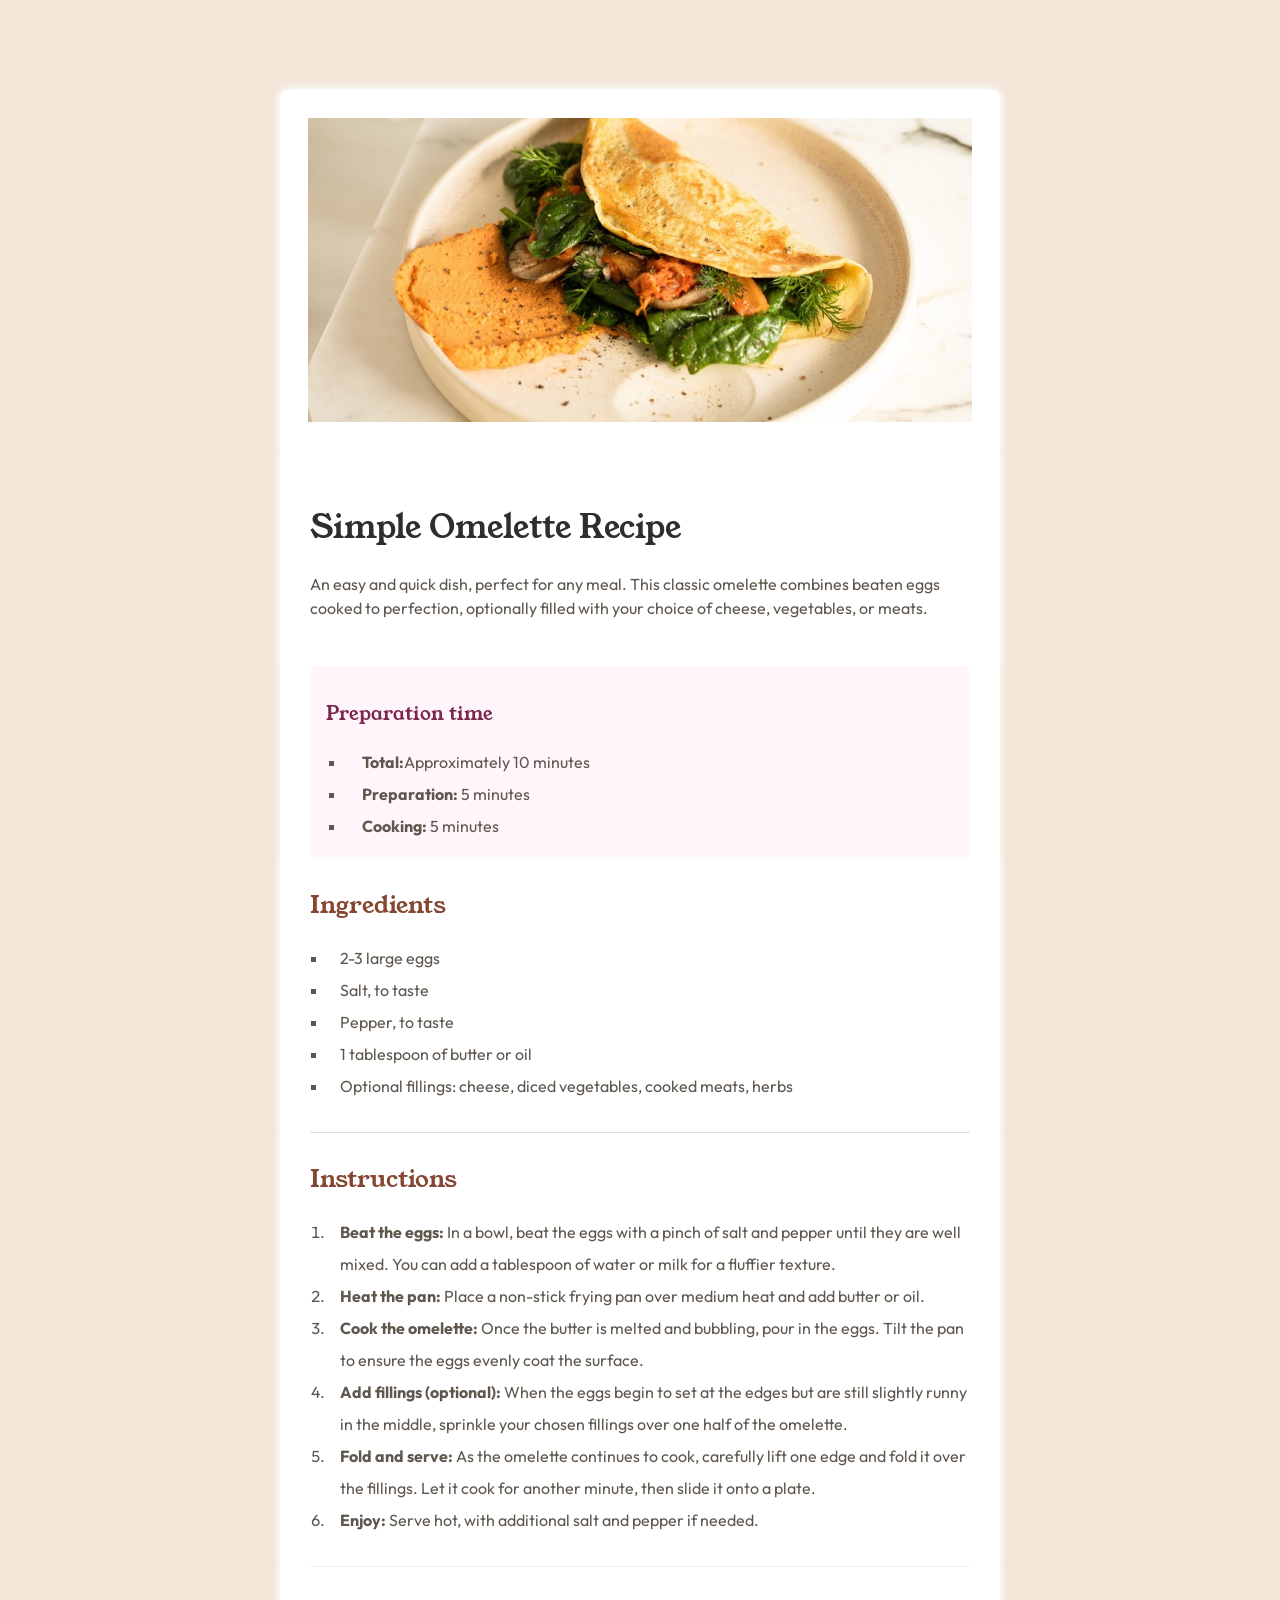
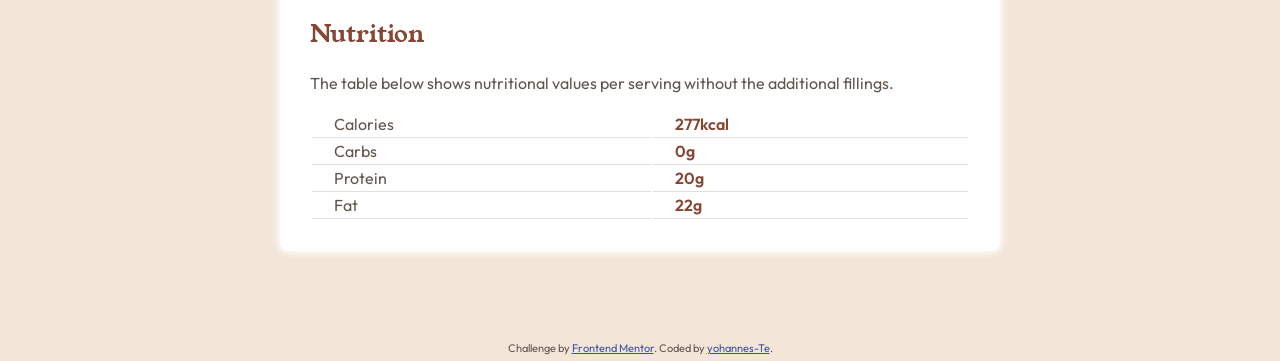
<file: index.html>
<!DOCTYPE html>
<html lang="en">
  <head>
    <meta charset="UTF-8" />
    <meta name="viewport" content="width=device-width, initial-scale=1.0" />
    <!-- displays site properly based on user's device -->

    <link
      rel="icon"
      type="image/png"
      sizes="32x32"
      href="./assets/images/favicon-32x32.png"
    />

    <link rel="stylesheet" href="styles.css">

    <title>Frontend Mentor | Recipe page</title>


  </head>
  <body>
    <main id="outer-wrapper">
        <img src="assets/images/image-omelette.jpeg" alt="omelette image" />
      <div class="inner-wrapper">
        <h1>Simple Omelette Recipe</h1>
        <p class="intro">
          An easy and quick dish, perfect for any meal. This classic omelette
          combines beaten eggs cooked to perfection, optionally filled with your
          choice of cheese, vegetables, or meats.
        </p>
      </div>
      <div class="preparation inner-wrapper">
        <h3>Preparation time</h3>
        <ul>
          <li></i><b>Total:</b>Approximately 10 minutes</li>
          <li></i><b>Preparation: </b>5 minutes</li>
          <li></i><b> Cooking: </b>5 minutes</li>
        </ul>
      </div>
      <div class="ingredient inner-wrapper">
        <h2>Ingredients</h2>
        <ul>
          <li>2-3 large eggs</li>
          <li>Salt, to taste</li>
          <li>Pepper, to taste</li>
          <li>1 tablespoon of butter or oil</li>
          <li>
            Optional fillings: cheese, diced vegetables, cooked meats, herbs
          </li>
        </ul>
      </div>
      <div style="padding: 0;" class="line-break"></div>
      <div class="instruction inner-wrapper">
        <h2>Instructions</h2>
        <ol>
          <li>
            <b>Beat the eggs:</b> In a bowl, beat the eggs with a pinch of salt
            and pepper until they are well mixed. You can add a tablespoon of
            water or milk for a fluffier texture.
          </li>
          <li>
            <b>Heat the pan:</b> Place a non-stick frying pan over medium heat
            and add butter or oil.
          </li>
          <li>
            <b>Cook the omelette:</b> Once the butter is melted and bubbling,
            pour in the eggs. Tilt the pan to ensure the eggs evenly coat the
            surface.
          </li>
          <li>
            <b>Add fillings (optional):</b> When the eggs begin to set at the
            edges but are still slightly runny in the middle, sprinkle your
            chosen fillings over one half of the omelette.
          </li>
          <li>
            <b> Fold and serve:</b> As the omelette continues to cook, carefully
            lift one edge and fold it over the fillings. Let it cook for another
            minute, then slide it onto a plate.
          </li>
          <li>
            <b>Enjoy:</b> Serve hot, with additional salt and pepper if needed.
          </li>
        </ol>
      </div>
      <div style="padding: 0;" class="line-break"></div>
      <div class="nutrition inner-wrapper">
        <h2>Nutrition</h2>
        <p class="intro">
          The table below shows nutritional values per serving without the
          additional fillings.
        </p>
         <!-- CSS Code: Place this code in the document's head (between the 'head' tags) -->

  
  <!-- HTML Code: Place this code in the document's body (between the 'body' tags) where the table should appear -->
  <table class="table">
    
    <tbody>
      <tr>
        <td>Calories</td>
        <td class="td-2">277kcal</td>
      </tr>
      <tr>
        <td>Carbs</td>
        <td class="td-2">0g</td>
      </tr>
      <tr>
        <td>Protein</td>
        <td class="td-2">20g</td>
      </tr>
      <tr>
        <td>Fat</td>
        <td class="td-2">22g</td>
      </tr>
    </tbody>
  </table>
  
  
  
          
      </div>
    </main>

    <div class="attribution">
      Challenge by
      <a href="https://www.frontendmentor.io?ref=challenge" target="_blank"
        >Frontend Mentor</a
      >. Coded by <a href="#">yohannes-Te</a>.
    </div>
  </body>
</html>
</file>
<file: styles.css>
/* google font  */
@import url("https://fonts.googleapis.com/css2?family=Young+Serif&display=swap");
@import url("https://fonts.googleapis.com/css2?family=Outfit:wght@100..900&display=swap");
/* variables declared here - these are colors for our pages, as well as the font stacks and sizes. */
:root {
  --primery-nutmag: hsl(14, 45%, 36%);
  --primery-Dark-Raspberry: hsl(332, 51%, 32%);
  --neutral-White: hsl(0, 0%, 100%);
  --neutral-Rose-White: hsl(330, 100%, 98%);
  --neutral-Eggshell: hsl(30, 54%, 90%);
  --neutral-Light-Grey: hsl(30, 18%, 87%);
  --neutral-Wenge-Brown: hsl(30, 10%, 34%);
  --neutral-Dark-Charcoal: hsl(24, 5%, 18%);
  --Font-size: 16px;
  --outfit: "Outfit", sans-serif;
  --young-serif: "Young Serif", serif;
}

html {
  box-sizing: border-box;
}

*,
*::before,
*::after {
  box-sizing: inherit;
}

body {
  margin: 0;
  padding: 0;
  color: var(--neutral-Wenge-Brown);
  background-color: var(--neutral-Eggshell);
  font-family: var(--outfit);
  font-size: var(--Font-size);
  max-width: 100%;
}

#outer-wrapper {
  max-width: 375px;
  margin: 0 auto;
  background-color: var(--neutral-White);
}

#outer-wrapper .inner-wrapper {
  padding: 30px;
}

#outer-wrapper img {
  max-width: 100%;
}

#outer-wrapper h1 {
  color: var(--neutral-Dark-Charcoal);
  font-family: var(--young-serif);
  font-weight: 400;
  /* font-size: 2rem; */
}

#outer-wrapper .intro {
  font-weight: 400;
  font-size: 1rem;
  line-height: 1.5rem;
}

#outer-wrapper .preparation {
  background-color: var(--neutral-Rose-White);
  margin: 0 30px;
  padding: 16px;
  border-radius: 8px;
  box-shadow: 0 0 8px rgba(255, 255, 255, 1);
}

h3 {
  color: var(--primery-Dark-Raspberry);
  font-family: var(--young-serif);
  font-weight: 400;
}

ul,
ol {
  margin: 0;
  padding: 0;
  line-height: 2rem;
}
.preparation ul li {
  font-size: 1rem;
  padding: 0 16px;
  margin: 0 20px;
  list-style-type: square;
  font-weight: 400;
}

h2 {
  color: var(--primery-nutmag);
  font-family: var(--young-serif);
  font-weight: 400;
}

.ingredient h2 {
  margin-top: 0;
}

.ingredient ul li {
  padding: 0 12px;
  margin: 0 18px;
  list-style-type: square;
  font-weight: 400;
}

.line-break {
  margin: 0 30px;
  height: 0.5px;
  background-color: var(--neutral-Light-Grey);
}

.instruction h2 {
  margin-top: 0;
}
.instruction ol li {
  padding: 0 0 0 12px;
  margin: 0 0 0 18px;
  font-weight: 400;
  font-size: 1rem;
}

.nutriation h2 {
  margin-top: 0;
}

/* .nutrition .value-wrapper{
  display: flex;
  flex-direction: column;
} */

.nutrition .value{
  display: flex;
  justify-content: space-evenly;
  /* text-align: center; */
  column-gap: 40px;
}


  table.table {
    width: 100%;
  }
  
  table.table td{
    border-width: 1px;
    border-color: hsl(30, 18%, 87%);
    border-bottom-style: solid;
    padding-bottom: 3px;
    padding-left: 22px;
  }
  
  table.table .td-2 {
    color: var(--primery-nutmag);
    font-weight: 600;
  }

    .attribution {
      font-size: 11px;
      text-align: center;
      margin-bottom: 6px;
    }
    .attribution a {
      color: hsl(228, 45%, 44%);
    }

    @media (min-width:375px){
      #outer-wrapper{
        max-width: 720px;
        margin: 90px auto;
        /* padding: 40px; */
        align-items: center;
        border-radius: 8px;
        box-shadow: 0 0 8px rgba(255, 255, 255, 1);

      }

      #outer-wrapper img{
        padding: 28px;
        /* margin: 2%; */
        border-radius: 8px;
        box-shadow: 0 0 8px rgba(255, 255, 255, 1);
      }

      #outer-wrapper .inner-wrapper{
        border-radius: 8px;
        box-shadow: 0 0 8px rgba(255, 255, 255, 1);
      }

    }
</file>
